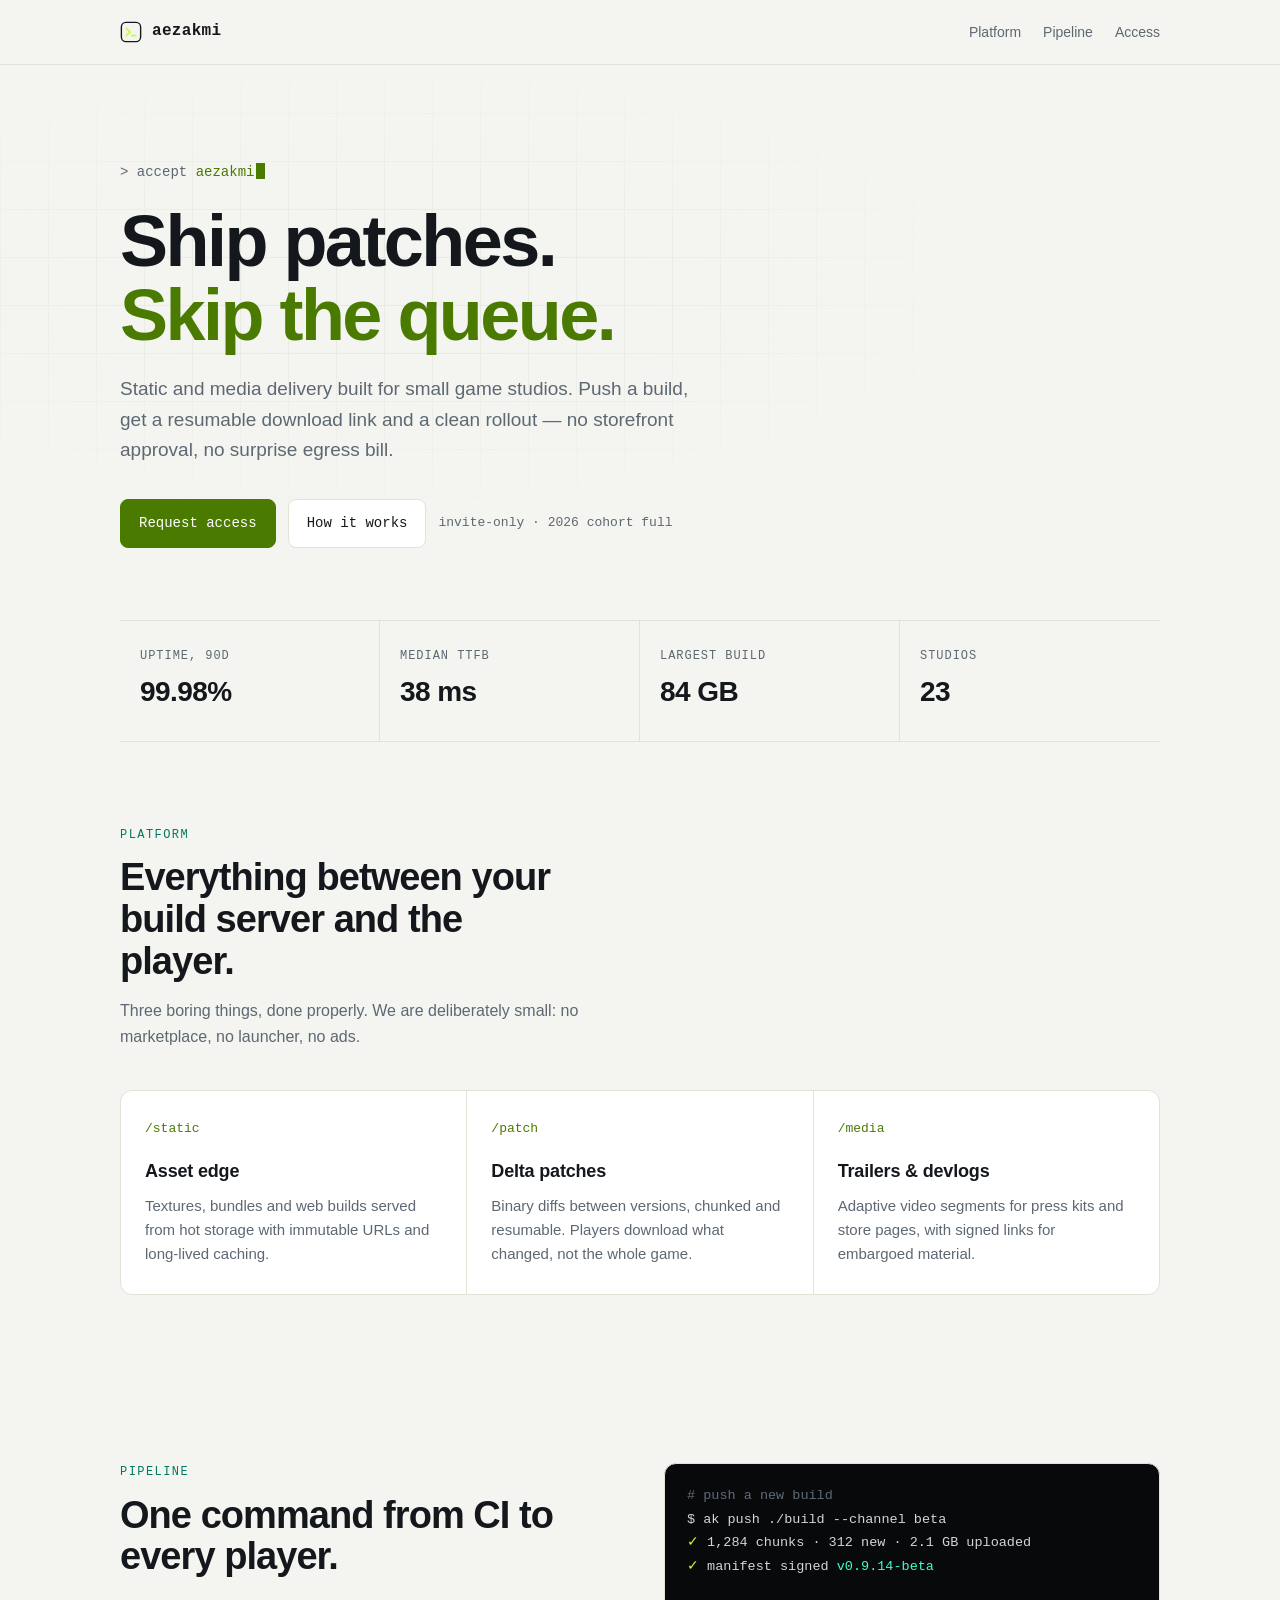
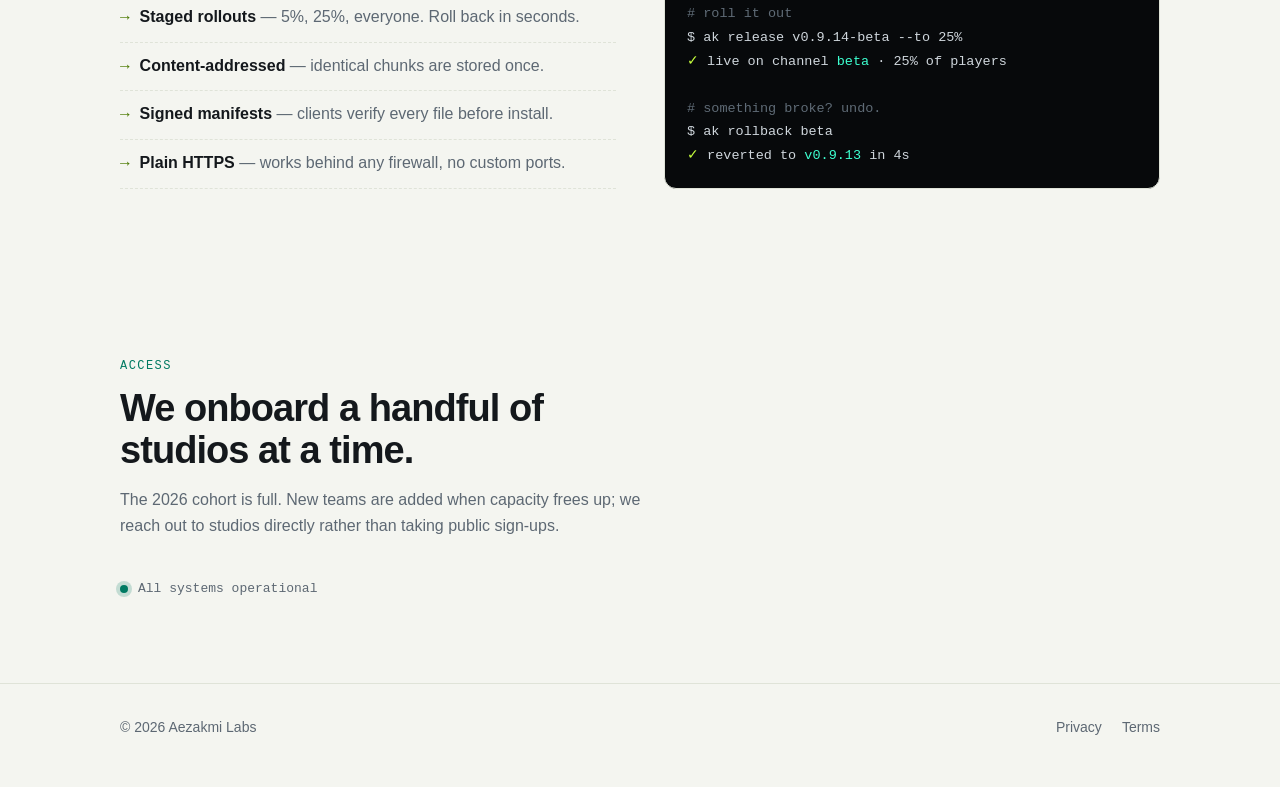
<file: index.html>
<!doctype html>
<html lang="en">
<head>
<meta charset="utf-8">
<meta name="viewport" content="width=device-width, initial-scale=1">
<title>aezakmi — asset &amp; patch delivery for indie game studios</title>
<meta name="description" content="Aezakmi delivers game builds, patches and media for small studios: fast static edge, resumable downloads, zero-drama rollouts.">
<meta name="theme-color" content="#0b0d10">
<link rel="icon" href="/favicon.svg" type="image/svg+xml">
<link rel="stylesheet" href="/style.css">
</head>
<body>
<header>
  <div class="wrap nav">
    <a class="logo" href="/">
      <svg viewBox="0 0 24 24" fill="none" aria-hidden="true"><rect x="1.5" y="1.5" width="21" height="21" rx="5" stroke="currentColor" stroke-width="1.5"/><path d="M7 8l4 4-4 4" stroke="#c6ff3d" stroke-width="2" stroke-linecap="round" stroke-linejoin="round"/><path d="M13 16h4" stroke="#c6ff3d" stroke-width="2" stroke-linecap="round"/></svg>
      aezakmi
    </a>
    <nav>
      <a href="#platform">Platform</a>
      <a href="#pipeline">Pipeline</a>
      <a href="#access">Access</a>
    </nav>
  </div>
</header>

<main>
  <section class="hero">
    <div class="wrap">
      <p class="prompt">&gt; accept <b>aezakmi</b><span class="cursor"></span></p>
      <h1>Ship patches. <em>Skip the queue.</em></h1>
      <p class="lede">Static and media delivery built for small game studios. Push a build, get a resumable download link and a clean rollout — no storefront approval, no surprise egress bill.</p>
      <div class="cta">
        <a class="btn primary" href="#access">Request access</a>
        <a class="btn" href="#pipeline">How it works</a>
        <span class="note">invite-only · 2026 cohort full</span>
      </div>
    </div>
  </section>

  <div class="wrap">
    <div class="stats">
      <div class="stat"><div class="k">Uptime, 90d</div><div class="v">99.98%</div></div>
      <div class="stat"><div class="k">Median TTFB</div><div class="v">38 ms</div></div>
      <div class="stat"><div class="k">Largest build</div><div class="v">84 GB</div></div>
      <div class="stat"><div class="k">Studios</div><div class="v">23</div></div>
    </div>
  </div>

  <section id="platform">
    <div class="wrap">
      <p class="eyebrow">Platform</p>
      <h2>Everything between your build server and the player.</h2>
      <p class="sub">Three boring things, done properly. We are deliberately small: no marketplace, no launcher, no ads.</p>
      <div class="grid">
        <div class="card">
          <div class="ic">/static</div>
          <h3>Asset edge</h3>
          <p>Textures, bundles and web builds served from hot storage with immutable URLs and long-lived caching.</p>
        </div>
        <div class="card">
          <div class="ic">/patch</div>
          <h3>Delta patches</h3>
          <p>Binary diffs between versions, chunked and resumable. Players download what changed, not the whole game.</p>
        </div>
        <div class="card">
          <div class="ic">/media</div>
          <h3>Trailers &amp; devlogs</h3>
          <p>Adaptive video segments for press kits and store pages, with signed links for embargoed material.</p>
        </div>
      </div>
    </div>
  </section>

  <section id="pipeline">
    <div class="wrap split">
      <div>
        <p class="eyebrow">Pipeline</p>
        <h2>One command from CI to every player.</h2>
        <ul class="checks">
          <li><b>Staged rollouts</b> — 5%, 25%, everyone. Roll back in seconds.</li>
          <li><b>Content-addressed</b> — identical chunks are stored once.</li>
          <li><b>Signed manifests</b> — clients verify every file before install.</li>
          <li><b>Plain HTTPS</b> — works behind any firewall, no custom ports.</li>
        </ul>
      </div>
      <div class="term" aria-label="Example CLI session">
<span class="c"># push a new build</span><br>
$ ak push ./build --channel beta<br>
<span class="g">✓</span> 1,284 chunks · 312 new · 2.1 GB uploaded<br>
<span class="g">✓</span> manifest signed <span class="t">v0.9.14-beta</span><br>
<br>
<span class="c"># roll it out</span><br>
$ ak release v0.9.14-beta --to 25%<br>
<span class="g">✓</span> live on channel <span class="t">beta</span> · 25% of players<br>
<br>
<span class="c"># something broke? undo.</span><br>
$ ak rollback beta<br>
<span class="g">✓</span> reverted to <span class="t">v0.9.13</span> in 4s
      </div>
    </div>
  </section>

  <section id="access">
    <div class="wrap">
      <p class="eyebrow">Access</p>
      <h2>We onboard a handful of studios at a time.</h2>
      <p class="sub">The 2026 cohort is full. New teams are added when capacity frees up; we reach out to studios directly rather than taking public sign-ups.</p>
      <div class="status"><span class="dot"></span>All systems operational</div>
    </div>
  </section>
</main>

<footer>
  <div class="wrap foot">
    <span>© <span id="y">2026</span> Aezakmi Labs</span>
    <nav>
      <a href="/privacy.html">Privacy</a>
      <a href="/terms.html">Terms</a>
    </nav>
  </div>
</footer>
<script src="/egg.js" defer></script>
</body>
</html>
</file>
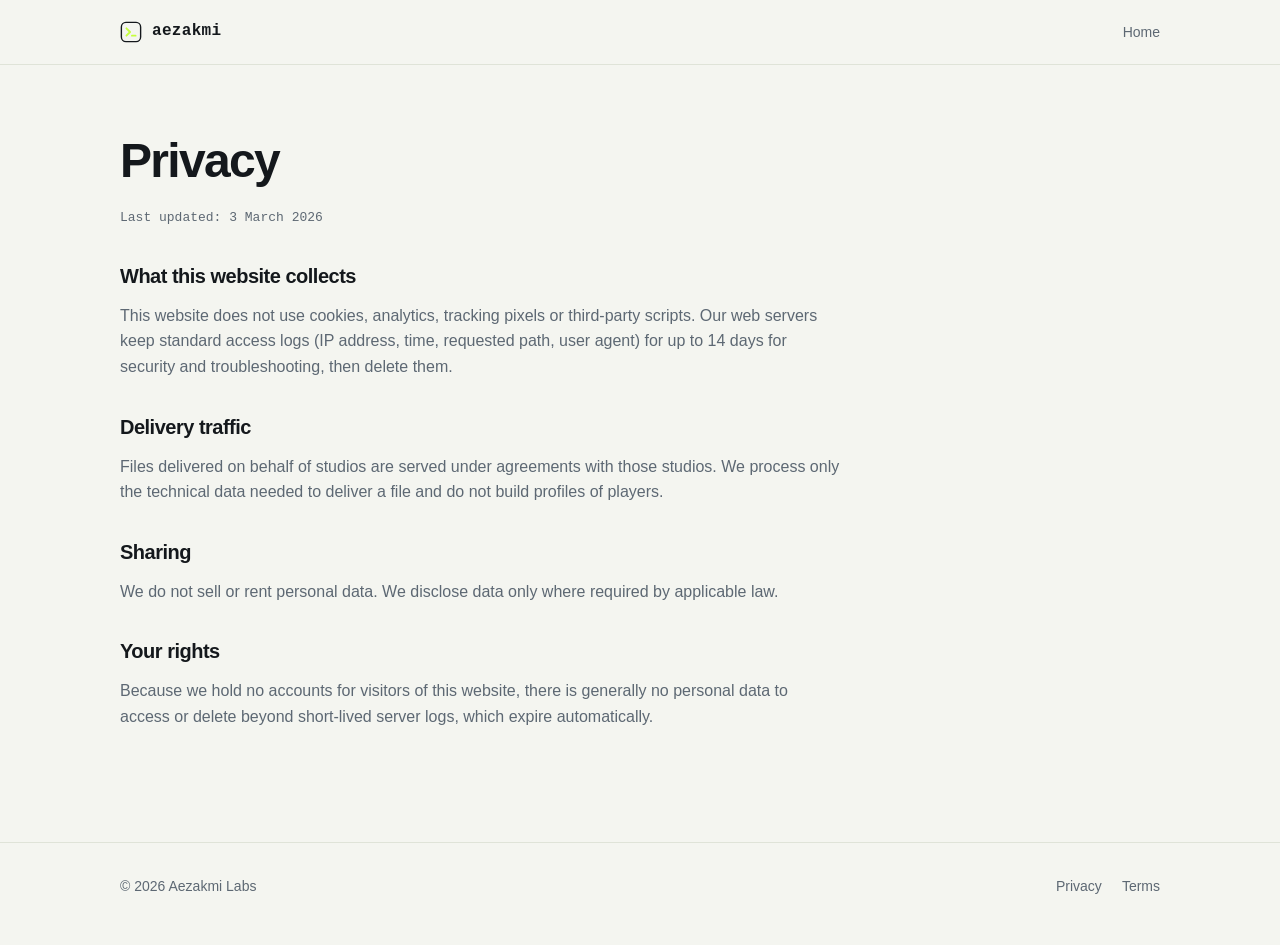
<file: privacy.html>
<!doctype html>
<html lang="en">
<head>
<meta charset="utf-8">
<meta name="viewport" content="width=device-width, initial-scale=1">
<title>Privacy — aezakmi</title>
<meta name="theme-color" content="#0b0d10">
<link rel="icon" href="/favicon.svg" type="image/svg+xml">
<link rel="stylesheet" href="/style.css">
</head>
<body>
<header>
  <div class="wrap nav">
    <a class="logo" href="/">
      <svg viewBox="0 0 24 24" fill="none" aria-hidden="true"><rect x="1.5" y="1.5" width="21" height="21" rx="5" stroke="currentColor" stroke-width="1.5"/><path d="M7 8l4 4-4 4" stroke="#c6ff3d" stroke-width="2" stroke-linecap="round" stroke-linejoin="round"/><path d="M13 16h4" stroke="#c6ff3d" stroke-width="2" stroke-linecap="round"/></svg>
      aezakmi
    </a>
    <nav><a href="/">Home</a></nav>
  </div>
</header>
<main class="wrap">
  <article class="doc">
    <h1>Privacy</h1>
    <p class="upd">Last updated: 3 March 2026</p>

    <h2>What this website collects</h2>
    <p>This website does not use cookies, analytics, tracking pixels or third-party scripts. Our web servers keep standard access logs (IP address, time, requested path, user agent) for up to 14 days for security and troubleshooting, then delete them.</p>

    <h2>Delivery traffic</h2>
    <p>Files delivered on behalf of studios are served under agreements with those studios. We process only the technical data needed to deliver a file and do not build profiles of players.</p>

    <h2>Sharing</h2>
    <p>We do not sell or rent personal data. We disclose data only where required by applicable law.</p>

    <h2>Your rights</h2>
    <p>Because we hold no accounts for visitors of this website, there is generally no personal data to access or delete beyond short-lived server logs, which expire automatically.</p>
  </article>
</main>
<footer>
  <div class="wrap foot">
    <span>© <span id="y">2026</span> Aezakmi Labs</span>
    <nav><a href="/privacy.html">Privacy</a><a href="/terms.html">Terms</a></nav>
  </div>
</footer>
<script src="/egg.js" defer></script>
</body>
</html>
</file>
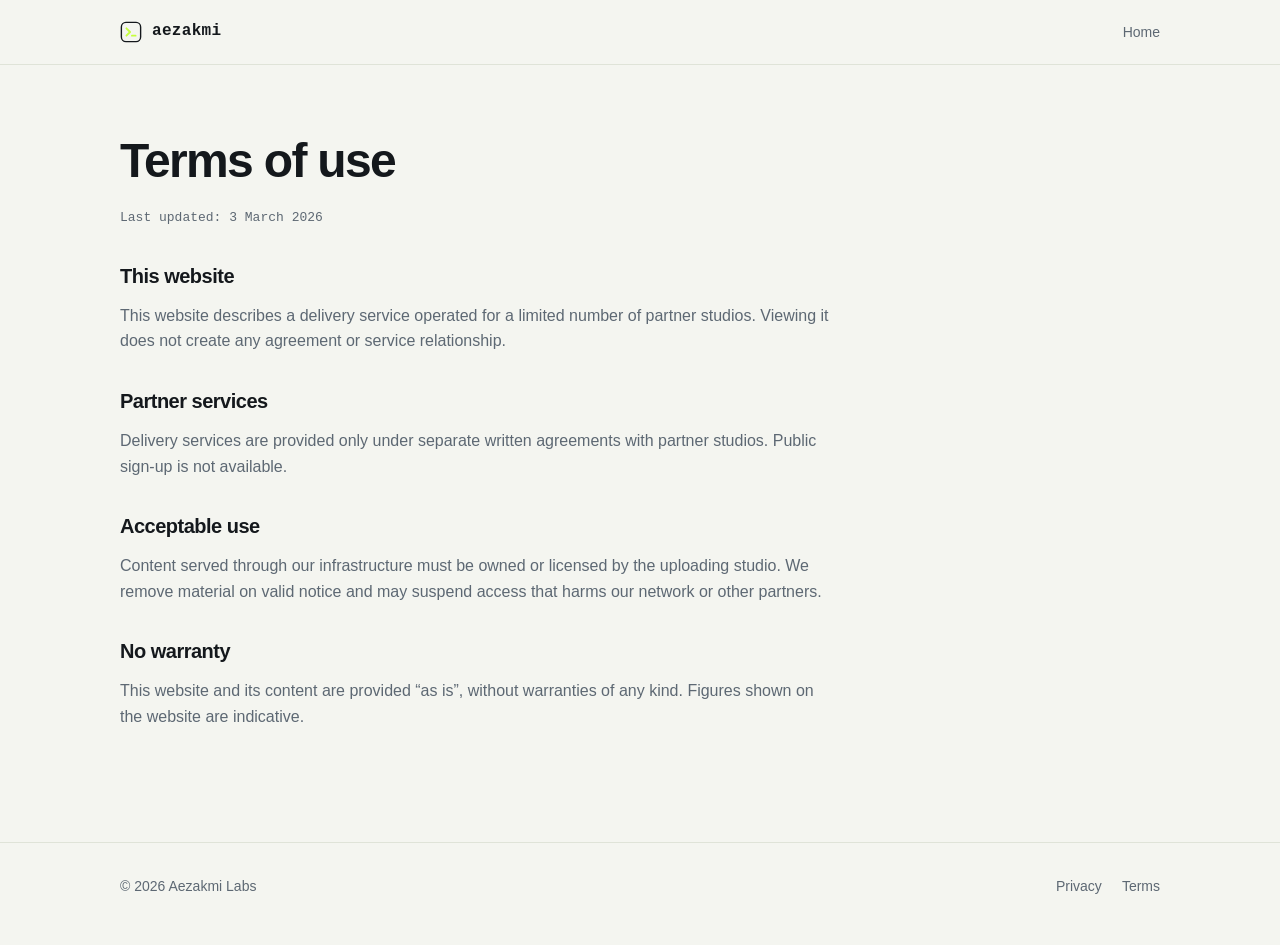
<file: terms.html>
<!doctype html>
<html lang="en">
<head>
<meta charset="utf-8">
<meta name="viewport" content="width=device-width, initial-scale=1">
<title>Terms — aezakmi</title>
<meta name="theme-color" content="#0b0d10">
<link rel="icon" href="/favicon.svg" type="image/svg+xml">
<link rel="stylesheet" href="/style.css">
</head>
<body>
<header>
  <div class="wrap nav">
    <a class="logo" href="/">
      <svg viewBox="0 0 24 24" fill="none" aria-hidden="true"><rect x="1.5" y="1.5" width="21" height="21" rx="5" stroke="currentColor" stroke-width="1.5"/><path d="M7 8l4 4-4 4" stroke="#c6ff3d" stroke-width="2" stroke-linecap="round" stroke-linejoin="round"/><path d="M13 16h4" stroke="#c6ff3d" stroke-width="2" stroke-linecap="round"/></svg>
      aezakmi
    </a>
    <nav><a href="/">Home</a></nav>
  </div>
</header>
<main class="wrap">
  <article class="doc">
    <h1>Terms of use</h1>
    <p class="upd">Last updated: 3 March 2026</p>

    <h2>This website</h2>
    <p>This website describes a delivery service operated for a limited number of partner studios. Viewing it does not create any agreement or service relationship.</p>

    <h2>Partner services</h2>
    <p>Delivery services are provided only under separate written agreements with partner studios. Public sign-up is not available.</p>

    <h2>Acceptable use</h2>
    <p>Content served through our infrastructure must be owned or licensed by the uploading studio. We remove material on valid notice and may suspend access that harms our network or other partners.</p>

    <h2>No warranty</h2>
    <p>This website and its content are provided “as is”, without warranties of any kind. Figures shown on the website are indicative.</p>
  </article>
</main>
<footer>
  <div class="wrap foot">
    <span>© <span id="y">2026</span> Aezakmi Labs</span>
    <nav><a href="/privacy.html">Privacy</a><a href="/terms.html">Terms</a></nav>
  </div>
</footer>
<script src="/egg.js" defer></script>
</body>
</html>
</file>
<file: style.css>
:root{
  --bg:#0b0d10;
  --bg-2:#11151a;
  --line:#1f262e;
  --text:#e8ecef;
  --dim:#8a96a3;
  --accent:#c6ff3d;
  --accent-2:#3dffd0;
  --on-accent:#0b0d10;
  --mono:ui-monospace,"SF Mono","JetBrains Mono",Menlo,Consolas,monospace;
  --sans:-apple-system,BlinkMacSystemFont,"Segoe UI",Inter,Roboto,"Helvetica Neue",Arial,sans-serif;
}
@media (prefers-color-scheme: light){
  :root{
    --bg:#f4f5f0;
    --bg-2:#ffffff;
    --line:#dfe3d8;
    --text:#14181c;
    --dim:#5d6873;
    --accent:#4b7a00;
    --accent-2:#007a62;
    --on-accent:#ffffff;
  }
}
*{box-sizing:border-box}
html{-webkit-text-size-adjust:100%}
body{
  margin:0;background:var(--bg);color:var(--text);
  font-family:var(--sans);font-size:16px;line-height:1.6;
  transition:opacity .6s ease, filter .6s ease;
}
a{color:var(--text);text-decoration-color:var(--line);text-underline-offset:3px}
a:hover{color:var(--accent);text-decoration-color:currentColor}
.wrap{max-width:1080px;margin:0 auto;padding:0 20px}

/* header */
header{border-bottom:1px solid var(--line)}
.nav{display:flex;align-items:center;justify-content:space-between;height:64px}
.logo{display:flex;align-items:center;gap:10px;font-family:var(--mono);font-weight:600;letter-spacing:.02em;text-decoration:none}
.logo svg{width:22px;height:22px}
.nav nav{display:flex;gap:22px;font-size:14px;color:var(--dim)}
.nav nav a{color:var(--dim);text-decoration:none}
.nav nav a:hover{color:var(--text)}

/* hero */
.hero{padding:96px 0 72px;position:relative;overflow:hidden}
.hero::before{
  content:"";position:absolute;inset:0;pointer-events:none;
  background-image:linear-gradient(var(--line) 1px,transparent 1px),linear-gradient(90deg,var(--line) 1px,transparent 1px);
  background-size:48px 48px;
  mask-image:radial-gradient(ellipse 70% 60% at 30% 40%,#000 20%,transparent 75%);
  -webkit-mask-image:radial-gradient(ellipse 70% 60% at 30% 40%,#000 20%,transparent 75%);
  opacity:.55;
}
.hero .wrap{position:relative}
.prompt{font-family:var(--mono);font-size:14px;color:var(--dim);margin:0 0 22px}
.prompt b{color:var(--accent);font-weight:500}
.cursor{display:inline-block;width:.6em;height:1.1em;vertical-align:-.18em;background:var(--accent);margin-left:2px;animation:blink 1.1s steps(1) infinite}
@keyframes blink{50%{opacity:0}}
h1{
  font-size:clamp(36px,6.4vw,72px);line-height:1.02;letter-spacing:-.035em;
  margin:0 0 22px;font-weight:700;max-width:14ch;
}
h1 em{font-style:normal;color:var(--accent)}
.lede{font-size:clamp(17px,2vw,19px);color:var(--dim);max-width:56ch;margin:0 0 34px}
.cta{display:flex;flex-wrap:wrap;gap:12px;align-items:center}
.btn{
  font-family:var(--mono);font-size:14px;padding:12px 18px;border-radius:8px;
  border:1px solid var(--line);background:var(--bg-2);color:var(--text);text-decoration:none;
}
.btn.primary{background:var(--accent);border-color:var(--accent);color:var(--on-accent)}
.btn.primary:hover{color:var(--on-accent);filter:brightness(1.08)}
.note{font-size:13px;color:var(--dim);font-family:var(--mono)}

/* stats */
.stats{display:grid;grid-template-columns:repeat(4,1fr);border-top:1px solid var(--line);border-bottom:1px solid var(--line)}
.stat{padding:26px 20px;border-right:1px solid var(--line)}
.stat:last-child{border-right:0}
.stat .k{font-family:var(--mono);font-size:12px;color:var(--dim);text-transform:uppercase;letter-spacing:.08em}
.stat .v{font-size:28px;font-weight:650;letter-spacing:-.02em;margin-top:4px}
@media (max-width:760px){
  .stats{grid-template-columns:repeat(2,1fr)}
  .stat:nth-child(2){border-right:0}
  .stat:nth-child(-n+2){border-bottom:1px solid var(--line)}
}

/* sections */
section{padding:84px 0}
.eyebrow{font-family:var(--mono);font-size:12px;letter-spacing:.12em;text-transform:uppercase;color:var(--accent-2);margin:0 0 12px}
h2{font-size:clamp(26px,3.6vw,38px);letter-spacing:-.025em;line-height:1.1;margin:0 0 16px;max-width:22ch}
.sub{color:var(--dim);max-width:60ch;margin:0 0 40px}
.grid{display:grid;grid-template-columns:repeat(3,1fr);gap:1px;background:var(--line);border:1px solid var(--line);border-radius:12px;overflow:hidden}
.card{background:var(--bg-2);padding:28px 24px}
.card .ic{font-family:var(--mono);color:var(--accent);font-size:13px;margin-bottom:18px}
.card h3{margin:0 0 8px;font-size:18px;letter-spacing:-.01em}
.card p{margin:0;color:var(--dim);font-size:15px}
@media (max-width:860px){.grid{grid-template-columns:1fr}}

/* terminal */
.term{
  background:#07090b;color:#cfd6dc;border:1px solid var(--line);border-radius:12px;
  font-family:var(--mono);font-size:13.5px;line-height:1.75;padding:20px 22px;overflow-x:auto;
}
.term .c{color:#5f6b76}
.term .g{color:#c6ff3d}
.term .t{color:#3dffd0}
.split{display:grid;grid-template-columns:1fr 1fr;gap:48px;align-items:center}
@media (max-width:860px){.split{grid-template-columns:1fr;gap:28px}}
ul.checks{list-style:none;padding:0;margin:0}
ul.checks li{padding:10px 0;border-bottom:1px dashed var(--line);color:var(--dim)}
ul.checks li b{color:var(--text);font-weight:600}
ul.checks li::before{content:"→";font-family:var(--mono);color:var(--accent);margin-right:10px}

/* status */
.status{display:flex;align-items:center;gap:10px;font-family:var(--mono);font-size:13px;color:var(--dim)}
.dot{width:8px;height:8px;border-radius:50%;background:var(--accent-2);box-shadow:0 0 0 4px color-mix(in srgb,var(--accent-2) 20%,transparent)}

/* footer */
footer{border-top:1px solid var(--line);padding:32px 0 48px;color:var(--dim);font-size:14px}
.foot{display:flex;flex-wrap:wrap;gap:16px;justify-content:space-between;align-items:center}
.foot nav{display:flex;gap:20px}
.foot a{color:var(--dim);text-decoration:none}
.foot a:hover{color:var(--text)}

/* legal pages */
.doc{padding:72px 0 96px;max-width:720px}
.doc h1{font-size:clamp(32px,5vw,48px);max-width:none}
.doc h2{font-size:20px;margin:36px 0 10px;max-width:none}
.doc p,.doc li{color:var(--dim)}
.doc .upd{font-family:var(--mono);font-size:13px;color:var(--dim)}

/* 404 */
.err{min-height:calc(100vh - 64px - 120px);display:flex;align-items:center}
.err .code{font-family:var(--mono);font-size:clamp(80px,16vw,160px);font-weight:700;letter-spacing:-.06em;line-height:1;color:var(--accent);margin:0 0 12px}

/* easter egg */
.toast{
  position:fixed;left:50%;bottom:28px;transform:translate(-50%,20px);opacity:0;
  font-family:var(--mono);font-size:13px;background:var(--bg-2);border:1px solid var(--accent);
  color:var(--accent);padding:10px 16px;border-radius:8px;transition:all .35s ease;pointer-events:none;z-index:10;
}
.toast.show{opacity:1;transform:translate(-50%,0)}
body.ghost main,body.ghost header,body.ghost footer{opacity:.18;filter:blur(1.5px) grayscale(1)}
body.ghost main,body.ghost header,body.ghost footer{transition:opacity .8s ease,filter .8s ease}

@media (prefers-reduced-motion: reduce){
  .cursor{animation:none}
  *{transition:none!important}
}
</file>
